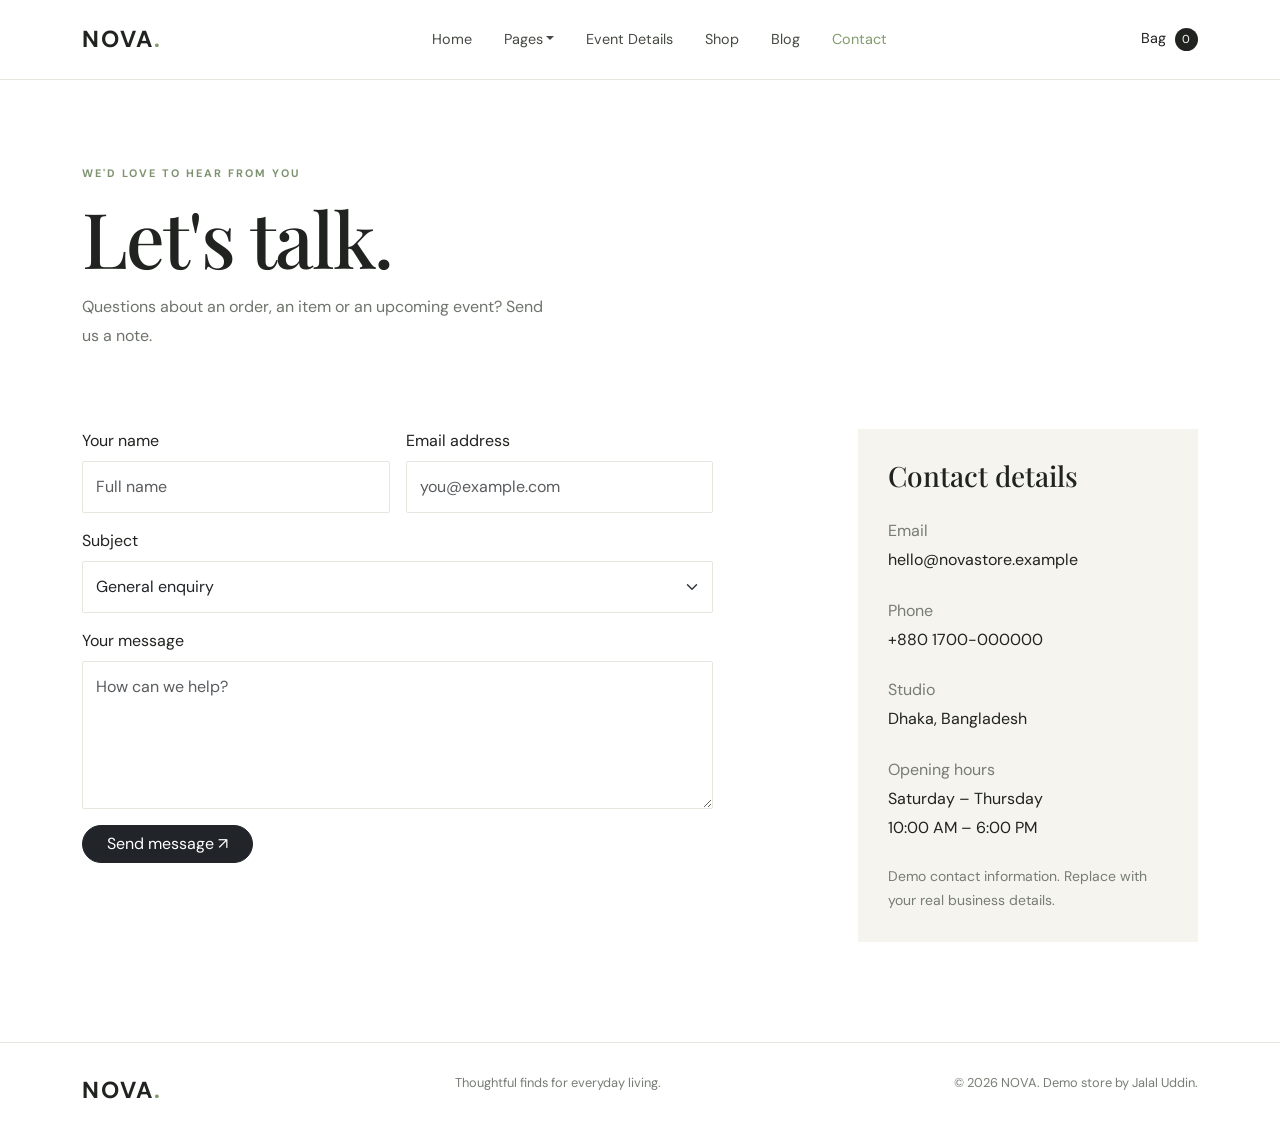
<file: contact.html>
<!doctype html><html lang="en"><head><meta charset="utf-8"><meta name="viewport" content="width=device-width, initial-scale=1"><title>Contact | NOVA</title><link href="https://cdn.jsdelivr.net/npm/bootstrap@5.3.3/dist/css/bootstrap.min.css" rel="stylesheet"><link href="https://fonts.googleapis.com/css2?family=DM+Sans:wght@400;500;600;700&family=Playfair+Display:wght@600;700&display=swap" rel="stylesheet"><link rel="stylesheet" href="assets/css/style.css"></head><body>
<nav class="navbar navbar-expand-lg sticky-top"><div class="container"><a class="navbar-brand" href="index.html">NOVA<span>.</span></a><button class="navbar-toggler" data-bs-toggle="collapse" data-bs-target="#mainNav"><span class="navbar-toggler-icon"></span></button><div class="collapse navbar-collapse" id="mainNav"><ul class="navbar-nav mx-auto"><li class="nav-item"><a class="nav-link" href="index.html">Home</a></li><li class="nav-item dropdown"><a class="nav-link dropdown-toggle" href="#" data-bs-toggle="dropdown">Pages</a><ul class="dropdown-menu"><li><a class="dropdown-item" href="event-details.html">Event details</a></li><li><a class="dropdown-item" href="blog.html">Our journal</a></li><li><a class="dropdown-item" href="contact.html">Contact us</a></li></ul></li><li class="nav-item"><a class="nav-link" href="event-details.html">Event Details</a></li><li class="nav-item"><a class="nav-link" href="shop.html">Shop</a></li><li class="nav-item"><a class="nav-link" href="blog.html">Blog</a></li><li class="nav-item"><a class="nav-link active" href="contact.html">Contact</a></li></ul><a class="cart-link" href="shop.html">Bag <span id="cartCount">0</span></a></div></div></nav>
<main class="container page-space"><p class="eyebrow">WE'D LOVE TO HEAR FROM YOU</p><h1 class="page-title">Let's talk.</h1><p class="lead-copy">Questions about an order, an item or an upcoming event? Send us a note.</p><div class="row g-5 mt-3"><div class="col-lg-7"><form id="contactForm" class="contact-form"><div class="row g-3"><div class="col-md-6"><label class="form-label">Your name</label><input class="form-control" name="name" required placeholder="Full name"></div><div class="col-md-6"><label class="form-label">Email address</label><input class="form-control" type="email" name="email" required placeholder="you@example.com"></div><div class="col-12"><label class="form-label">Subject</label><select class="form-select" name="subject"><option>General enquiry</option><option>Order support</option><option>Event information</option><option>Wholesale enquiry</option></select></div><div class="col-12"><label class="form-label">Your message</label><textarea class="form-control" rows="5" name="message" required placeholder="How can we help?"></textarea></div><div class="col-12"><button class="btn btn-dark rounded-pill px-4" type="submit">Send message ↗</button><p id="contactMsg" class="small mt-3" aria-live="polite"></p></div></div></form></div><div class="col-lg-4 offset-lg-1"><div class="contact-detail"><h3>Contact details</h3><p><span>Email</span><br><a href="mailto:hello@novastore.example">hello@novastore.example</a></p><p><span>Phone</span><br><a href="tel:+8801700000000">+880 1700-000000</a></p><p><span>Studio</span><br>Dhaka, Bangladesh</p><p><span>Opening hours</span><br>Saturday – Thursday<br>10:00 AM – 6:00 PM</p><small class="muted">Demo contact information. Replace with your real business details.</small></div></div></div></main>
<footer class="footer"><div class="container d-flex flex-column flex-md-row justify-content-between gap-3"><a class="navbar-brand" href="index.html">NOVA<span>.</span></a><p>Thoughtful finds for everyday living.</p><p>© 2026 NOVA. Demo store by Jalal Uddin.</p></div></footer><script src="https://cdn.jsdelivr.net/npm/bootstrap@5.3.3/dist/js/bootstrap.bundle.min.js"></script><script src="assets/js/main.js"></script></body></html>
</file>
<file: assets/css/style.css>
:root{--ink:#20231f;--muted:#777d73;--cream:#f5f4ef;--line:#e6e5de;--accent:#b5c6a2}*{box-sizing:border-box}body{font-family:'DM Sans',sans-serif;color:var(--ink)}.navbar{background:rgba(255,255,255,.96);border-bottom:1px solid var(--line);padding:17px 0}.navbar-brand{font-weight:700;letter-spacing:2px;font-size:1.45rem;color:var(--ink)}.navbar-brand span{color:#829b6d}.nav-link{color:#454a43!important;font-size:.9rem;margin:0 8px}.nav-link:hover,.nav-link.active{color:#829b6d!important}.cart-link{color:var(--ink);text-decoration:none;font-size:.9rem}.cart-link span{display:inline-grid;place-items:center;background:var(--ink);color:white;border-radius:50%;width:23px;height:23px;margin-left:5px;font-size:.72rem}.hero{background:var(--cream);padding:76px 0 70px}.eyebrow{font-size:.68rem;letter-spacing:2px;font-weight:700;color:#7e9270;margin-bottom:17px}.hero h1,.page-title{font-family:'Playfair Display',serif;font-size:clamp(3rem,6vw,5.6rem);line-height:1.04;letter-spacing:-2px}.hero h1 em{color:#829b6d;font-weight:600}.hero-copy,.lead-copy{max-width:480px;color:#6e746b;line-height:1.8;margin:24px 0 30px}.hero-image{height:510px;overflow:hidden;border-radius:4px}.hero-image img,.category-card img,.blog-card img,.event-banner img,.event-hero img{width:100%;height:100%;object-fit:cover}.hero-note{display:flex;gap:18px;color:var(--muted);font-size:.8rem}.hero-note strong{color:var(--ink)}.section-space{padding-top:90px;padding-bottom:90px}.section-heading{display:flex;align-items:end;justify-content:space-between;margin-bottom:32px}.section-heading h2,.newsletter h2,.event-banner h2,.event-hero h1,.section-space h2{font-family:'Playfair Display',serif;font-size:clamp(2.2rem,4vw,3.4rem)}.text-link{color:var(--ink);text-decoration:none;border-bottom:1px solid #9aa58f;padding-bottom:5px;font-size:.85rem}.category-card{height:380px;display:block;position:relative;overflow:hidden;color:white;text-decoration:none}.category-card:after{content:'';position:absolute;inset:40% 0 0;background:linear-gradient(transparent,rgba(0,0,0,.55))}.category-card img{transition:transform .5s}.category-card:hover img{transform:scale(1.04)}.category-card span{position:absolute;z-index:1;bottom:22px;left:24px;right:24px;font-size:1.25rem;font-weight:600;display:flex;justify-content:space-between}.soft-section{background:#f7f7f3}.product-card{background:white}.product-image{height:285px;overflow:hidden;position:relative;background:#eee}.product-image img{width:100%;height:100%;object-fit:cover;transition:transform .4s}.product-card:hover img{transform:scale(1.04)}.product-info{padding:17px 3px}.product-info h3{font-size:1rem;font-weight:600}.product-info p{color:var(--muted);font-size:.82rem;margin:5px 0}.product-price{font-weight:700}.add-btn{border:1px solid var(--ink);background:transparent;border-radius:30px;padding:8px 16px;font-size:.78rem}.add-btn:hover{background:var(--ink);color:white}.event-banner{background:#718267;color:white;display:grid;grid-template-columns:1fr 1fr;min-height:390px;overflow:hidden}.event-banner>div{padding:55px;align-self:center}.event-banner .eyebrow{color:#e0e8d9}.event-banner p:not(.eyebrow){color:#e7ece2;max-width:400px;line-height:1.7;margin:20px 0}.event-banner img{min-height:390px}.newsletter{background:var(--cream);padding:75px 0}.newsletter p:not(.eyebrow){color:var(--muted)}.newsletter-form{display:flex;max-width:490px;margin:25px auto 12px;border-bottom:1px solid #8b9286}.newsletter-form input{border:0;background:transparent;padding:13px;flex:1;min-width:0;outline:0}.newsletter-form button{border:0;background:transparent;font-weight:700}.footer{padding:30px 0;border-top:1px solid var(--line)}.footer p{margin:0;color:var(--muted);font-size:.8rem}.page-space{padding-top:85px;padding-bottom:100px}.page-title{font-size:clamp(3rem,6vw,5rem)}.lead-copy{margin-top:15px}.filter-buttons{display:flex;gap:8px;flex-wrap:wrap}.filter-btn{border:1px solid var(--line);border-radius:30px;padding:8px 16px;background:white;font-size:.8rem}.filter-btn.active,.filter-btn:hover{background:var(--ink);color:white;border-color:var(--ink)}.muted{color:var(--muted)}.event-hero{height:500px;position:relative}.event-hero:after{content:'';position:absolute;inset:0;background:linear-gradient(90deg,rgba(0,0,0,.55),transparent)}.event-hero-caption{position:absolute;z-index:1;left:max(5%,calc((100% - 1140px)/2));top:50%;transform:translateY(-50%);color:white}.event-hero-caption .eyebrow{color:#dce8d4}.event-hero h1{font-size:clamp(3rem,6vw,5rem)}.body-copy{color:#6e746b;line-height:1.9}.event-info,.contact-detail{background:var(--cream);padding:30px}.event-info p{display:flex;justify-content:space-between;gap:15px;border-bottom:1px solid var(--line);padding:12px 0;margin:0;font-size:.9rem}.event-info p span,.contact-detail span{color:var(--muted)}.blog-card img{height:260px}.blog-card h3{font-family:'Playfair Display',serif;font-size:1.55rem}.blog-card>p:not(.eyebrow){color:var(--muted);line-height:1.7;font-size:.9rem}.contact-form .form-control,.contact-form .form-select{border:1px solid var(--line);border-radius:2px;padding:13px}.contact-form .form-control:focus,.contact-form .form-select:focus{box-shadow:0 0 0 .2rem #b5c6a255;border-color:#829b6d}.contact-detail h3{font-family:'Playfair Display',serif;margin-bottom:25px}.contact-detail p{line-height:1.8;margin-bottom:22px}.contact-detail a{color:var(--ink);text-decoration:none}@media(max-width:767px){.hero{padding:50px 0}.hero-image{height:340px}.section-space{padding-top:60px;padding-bottom:60px}.category-card{height:300px}.section-heading{align-items:start;gap:15px;flex-direction:column}.event-banner{grid-template-columns:1fr}.event-banner>div{padding:35px 25px}.event-banner img{min-height:250px;height:250px}.event-hero{height:390px}.event-hero-caption{left:25px}.page-space{padding-top:60px;padding-bottom:70px}.footer .container{align-items:flex-start}.product-image{height:230px}}
</file>
